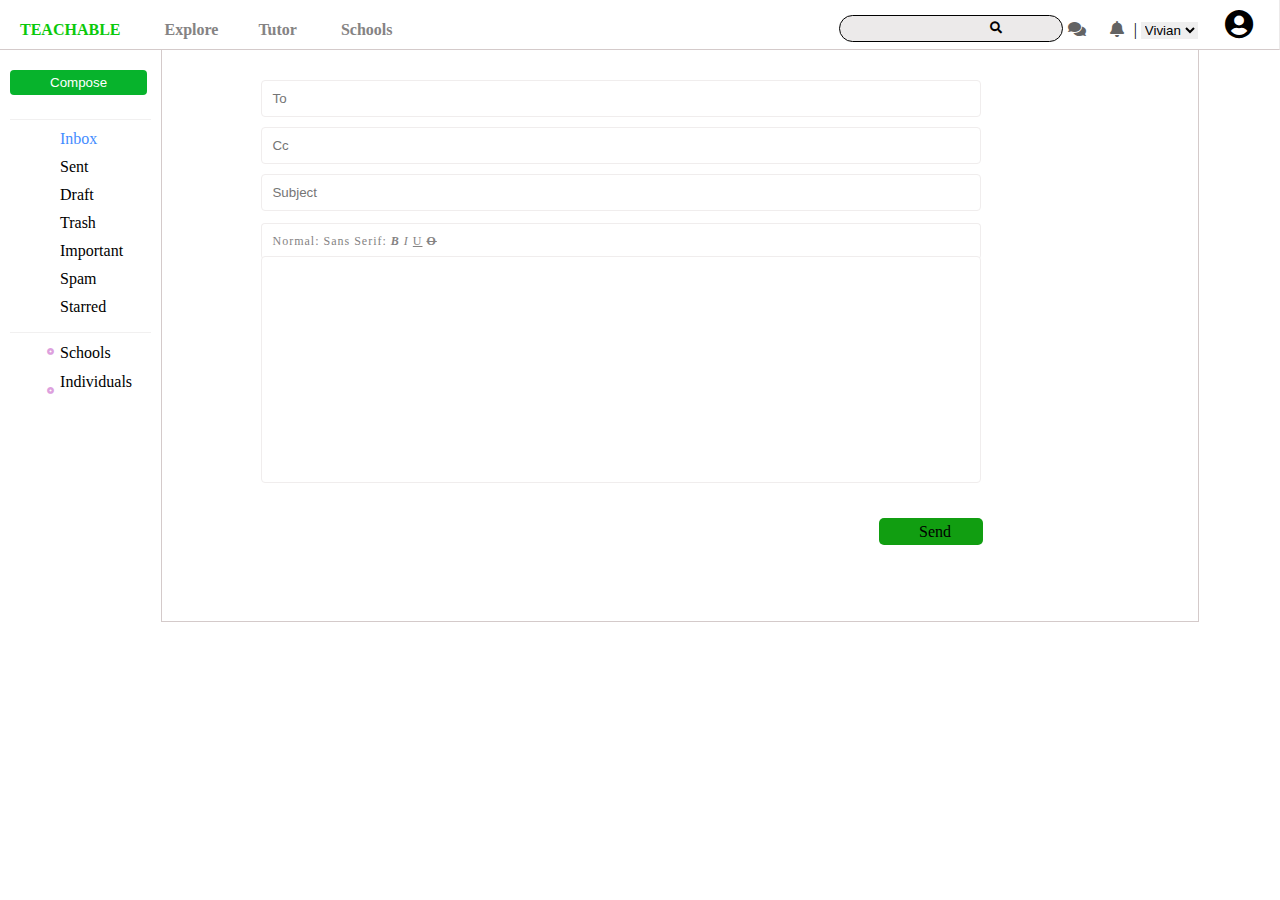
<file: inbox view/index 1.html>
<!DOCTYPE html>
<html>
<head>
    <meta charset="utf-8" />
    <meta http-equiv="X-UA-Compatible" content="IE=edge">
    <title>Page Title</title>
    <meta name="viewport" content="width=device-width, initial-scale=1">
    <link rel="stylesheet" type="text/css" media="screen" href="style.css" />
<link rel="stylesheet" href="fontawesome-free-5.6.1-web/css/all.min.css">
</head>
<body>
    <header>
    <div>
          <a href="" style="color: rgb(11, 201, 11); font-weight:bold;">TEACHABLE</a> 
          <a href=""> Explore</a><a href="">Tutor</a> <a href="">Schools</a> 
            <input class="vi" type="text"> 
            <i class="fa fa-search"></i>
            <i class="fas fa-globe"></i>
            <i class="fa fa-comments"></i> 
            <i class="fa fa-bell"></i>|
            <select name="" id="select">
                <option value="vivian">Vivian</option>
            </select>
            <i class="fas fa-user-circle"></i>
    </div>
    </header>
    <section>
        <div>
            <nav class="nav-pin">
                <button>Compose</button>
                    <ul class="ul">
                        <li class="li">Inbox</li>
                        <li>Sent</li>
                        <li>Draft</li>
                        <li>Trash</li>
                        <li>Important</li>
                        <li>Spam</li>
                        <li>Starred</li>
                    </ul>
                    <ul class="ul-2">
                        <i class="fas fa-dot-circle"></i>
                        <li class="lif">Schools</li>
                        <i class="fas fa-dot-circle"></i>
                        <li class="lif">Individuals</li>
                    </ul>
                </nav>
    <article class="input articl">
        <input class="vik" type="text" placeholder="To">
        <input class="vik" type="text" placeholder="Cc">
        <input class="vik" type="text" placeholder="Subject">
        <p class="p">Normal: Sans Serif: <b> <em>B</em></b> <em>I</em> <u>U</u> <strike><b>O</b></strike></p>
        <input class="vik vk" type="text">
        <span class="span">Send</span>
    </article>
</section>
</body>
</html>
</file>
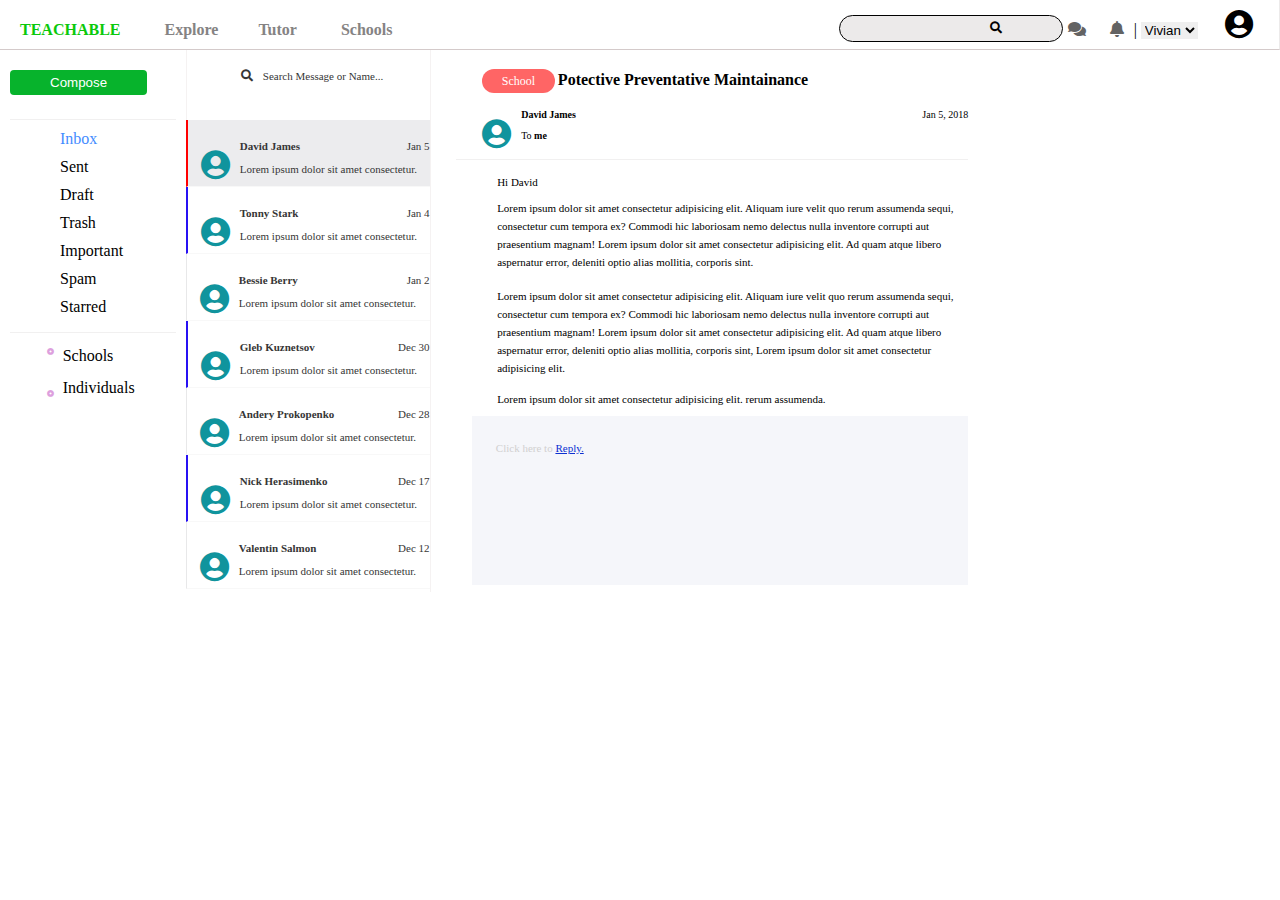
<file: inbox view/index 2.html>
<!DOCTYPE html>
<html>
<head>
    <meta charset="utf-8" />
    <meta http-equiv="X-UA-Compatible" content="IE=edge">
    <title>Page Title</title>
    <meta name="viewport" content="width=device-width, initial-scale=1">
    <link rel="stylesheet" type="text/css" media="screen" href="style.css" />
<link rel="stylesheet" href="fontawesome-free-5.6.1-web/css/all.min.css">
</head>
<body>
    <header>
    <div>
          <a href="" style="color: rgb(11, 201, 11); font-weight:bold;">TEACHABLE</a> 
          <a href=""> Explore</a><a href="">Tutor</a> <a href="">Schools</a> 
            <input class="vi" type="text"> 
            <i class="fa fa-search"></i>
            <i class="fas fa-globe"></i>
            <i class="fa fa-comments"></i> 
            <i class="fa fa-bell"></i>|
            <select name="" id="select">
                <option value="vivian">Vivian</option>
            </select>
            <i class="fas fa-user-circle"></i>
    </div>
    </header>
    <section>
        <div>
            <nav class="vin">
                <button>Compose</button>
                    <ul class="ul">
                        <li class="li">Inbox</li>
                        <li>Sent</li>
                        <li>Draft</li>
                        <li>Trash</li>
                        <li>Important</li>
                        <li>Spam</li>
                        <li>Starred</li>
                    </ul>
                    <ul class="ul-2">
                        <i class="fas fa-dot-circle"></i>
                        <li class="lif">Schools</li>

                        <i class="fas fa-dot-circle"></i>
                        <li class="lif">Individuals</li>
                    </ul>
                </nav>
    <article class="article">
        <p class="preview user"> 
            <i class="fa fa-search user">
            </i>Search Message or Name...
        </p>


        <div class="preview view">
                <span class="name">David James</span>
                <span class="date">Jan 5</span>
                    <i class="fas fa-user-circle icons"></i>
                   <p> Lorem ipsum dolor sit amet consectetur.</p>
         </div>

         <div class="preview lorem">
                <span class="name">Tonny Stark</span>
                <span class="date">Jan 4</span>
                    <i class="fas fa-user-circle icons"></i>
                   <p> Lorem ipsum dolor sit amet consectetur.</p>
         </div>
         <div class="preview ipsum">
                <span class="name">Bessie Berry</span>
                <span class="date">Jan 2</span>
                    <i class="fas fa-user-circle icons"></i>
                   <p> Lorem ipsum dolor sit amet consectetur.</p>
         </div>
         <div class="preview lorem">
                <span class="name">Gleb Kuznetsov</span>
                <span class="date">Dec 30</span>
                    <i class="fas fa-user-circle icons"></i>
                   <p> Lorem ipsum dolor sit amet consectetur.</p>
         </div>
         <div class="preview ipsum">
                <span class="name">Andery Prokopenko</span>
                <span class="date">Dec 28</span>
                    <i class="fas fa-user-circle icons"></i>
                   <p> Lorem ipsum dolor sit amet consectetur.</p>
         </div>
         <div class="preview lorem">
                <span class="name">Nick Herasimenko</span>
                <span class="date">Dec 17</span>
                    <i class="fas fa-user-circle icons"></i>
                   <p> Lorem ipsum dolor sit amet consectetur.</p>
         </div>
         <div class="preview ipsum">
                <span class="name">Valentin Salmon</span>
                <span class="date">Dec 12</span>
                    <i class="fas fa-user-circle icons"></i>
                   <p> Lorem ipsum dolor sit amet consectetur.</p>
         </div>                              
    </article>

    <aside>
        <div class="aside">
            <div class="div2">
        <p>  <span class="school">School</span>  <b class="b1">Potective Preventative Maintainance</b></p>
        <div class="david ">
                <span class="name">David James</span>
                <span class="date">Jan 5, 2018</span>
                    <i class="fas fa-user-circle icons"></i>
                   <p> To <b>me</b></p>
         </div>
            </div>
         </div>
         <div class="div1">
         <div>
                <p>Hi David</p>
         </div>
         <div>
 <p class="p2">Lorem ipsum dolor sit amet consectetur adipisicing elit. 
  Aliquam iure velit quo rerum assumenda sequi, consectetur cum tempora ex?
 Commodi hic laboriosam nemo delectus nulla inventore corrupti aut praesentium magnam!
Lorem ipsum dolor sit amet consectetur adipisicing elit. 
Ad quam atque libero aspernatur error, deleniti optio alias mollitia, corporis sint. 
</p>
         </div>
         <div>
                <p class="p3"> Lorem ipsum dolor sit amet consectetur adipisicing elit. 
                 Aliquam iure velit quo rerum assumenda sequi, consectetur cum tempora ex?
                Commodi hic laboriosam nemo delectus nulla inventore corrupti aut praesentium magnam!
               Lorem ipsum dolor sit amet consectetur adipisicing elit. 
               Ad quam atque libero aspernatur error, deleniti optio alias mollitia, corporis sint, 
               Lorem ipsum dolor sit amet consectetur adipisicing elit. 
               </p>
                        </div>

  <div>
                <p> Lorem ipsum dolor sit amet consectetur adipisicing elit. rerum assumenda.
               </p>
                        </div> 
                    </div>
                    <div class="div3">
                            <p class="p4"> Click here to <u class="u">Reply.<u></p>
                    </div>             
    </aside>
</section>
</body>
</html>
</file>
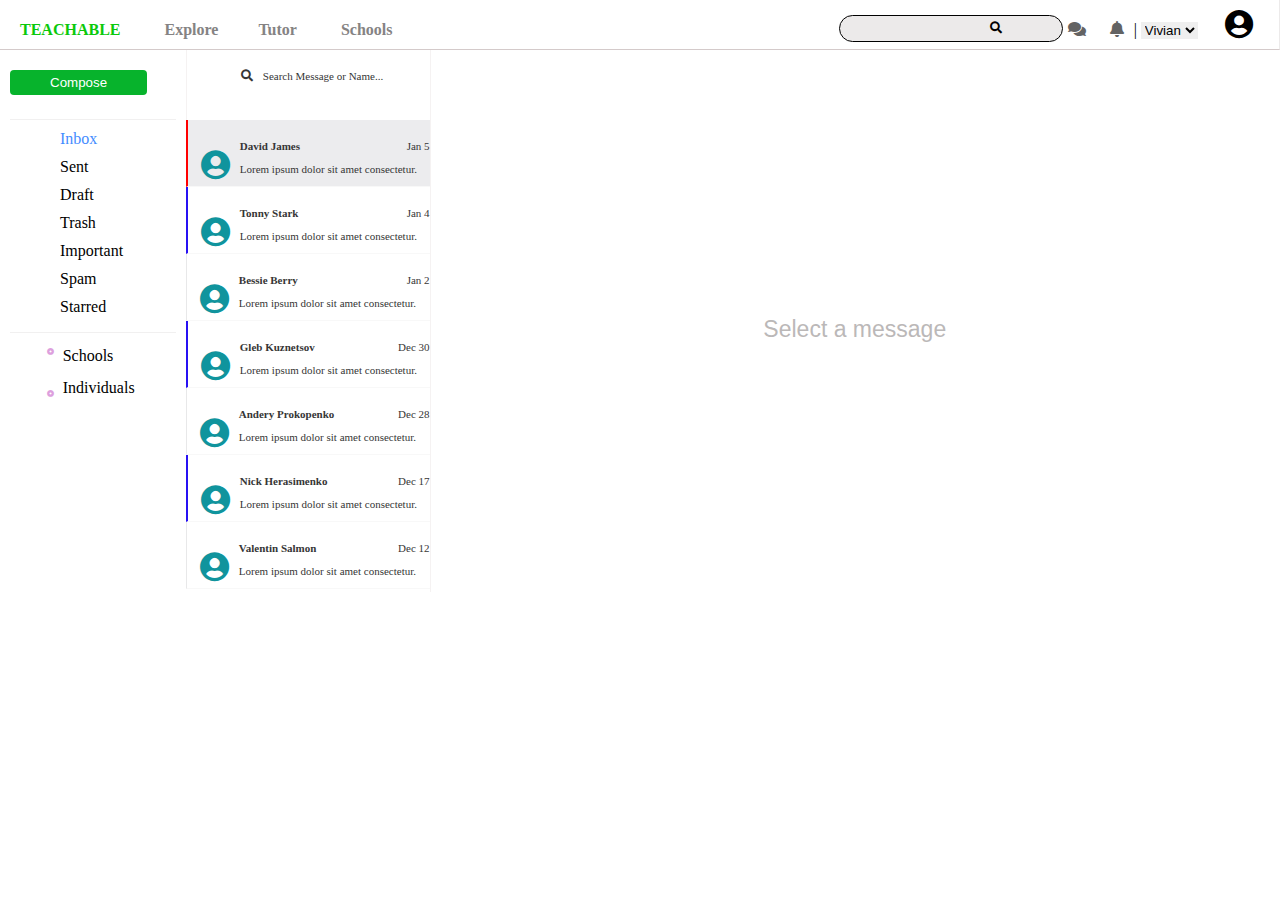
<file: inbox view/index 3.html>
<!DOCTYPE html>
<html>
<head>
    <meta charset="utf-8" />
    <meta http-equiv="X-UA-Compatible" content="IE=edge">
    <title>Page Title</title>
    <meta name="viewport" content="width=device-width, initial-scale=1">
    <link rel="stylesheet" type="text/css" media="screen" href="style.css" />
<link rel="stylesheet" href="fontawesome-free-5.6.1-web/css/all.min.css">
</head>
<body>
    <header>
    <div>
          <a href="" style="color: rgb(11, 201, 11); font-weight:bold;">TEACHABLE</a> 
          <a href=""> Explore</a><a href="">Tutor</a> <a href="">Schools</a> 
            <input class="vi" type="text"> 
            <i class="fa fa-search"></i>
            <i class="fas fa-globe"></i>
            <i class="fa fa-comments"></i> 
            <i class="fa fa-bell"></i>|
            <select name="" id="select">
                <option value="vivian">Vivian</option>
            </select>
            <i class="fas fa-user-circle"></i>
    </div>
    </header>
    <section>
        <div>
            <nav class="vin">
                <button>Compose</button>
                    <ul class="ul">
                        <li class="li">Inbox</li>
                        <li>Sent</li>
                        <li>Draft</li>
                        <li>Trash</li>
                        <li>Important</li>
                        <li>Spam</li>
                        <li>Starred</li>
                    </ul>
                    <ul class="ul-2">
                        <i class="fas fa-dot-circle"></i>
                        <li class="lif">Schools</li>

                        <i class="fas fa-dot-circle"></i>
                        <li class="lif">Individuals</li>
                    </ul>
                </nav>
                <article class="article">
                    <p class="preview user"> 
                        <i class="fa fa-search user">
                        </i>Search Message or Name...
                    </p>
            
            
                    <div class="preview view">
                            <span class="name">David James</span>
                            <span class="date">Jan 5</span>
                                <i class="fas fa-user-circle icons"></i>
                               <p> Lorem ipsum dolor sit amet consectetur.</p>
                     </div>
            
                     <div class="preview lorem">
                            <span class="name">Tonny Stark</span>
                            <span class="date">Jan 4</span>
                                <i class="fas fa-user-circle icons"></i>
                               <p> Lorem ipsum dolor sit amet consectetur.</p>
                     </div>
                     <div class="preview ipsum">
                            <span class="name">Bessie Berry</span>
                            <span class="date">Jan 2</span>
                                <i class="fas fa-user-circle icons"></i>
                               <p> Lorem ipsum dolor sit amet consectetur.</p>
                     </div>
                     <div class="preview lorem">
                            <span class="name">Gleb Kuznetsov</span>
                            <span class="date">Dec 30</span>
                                <i class="fas fa-user-circle icons"></i>
                               <p> Lorem ipsum dolor sit amet consectetur.</p>
                     </div>
                     <div class="preview ipsum">
                            <span class="name">Andery Prokopenko</span>
                            <span class="date">Dec 28</span>
                                <i class="fas fa-user-circle icons"></i>
                               <p> Lorem ipsum dolor sit amet consectetur.</p>
                     </div>
                     <div class="preview lorem">
                            <span class="name">Nick Herasimenko</span>
                            <span class="date">Dec 17</span>
                                <i class="fas fa-user-circle icons"></i>
                               <p> Lorem ipsum dolor sit amet consectetur.</p>
                     </div>
                     <div class="preview ipsum">
                            <span class="name">Valentin Salmon</span>
                            <span class="date">Dec 12</span>
                                <i class="fas fa-user-circle icons"></i>
                               <p> Lorem ipsum dolor sit amet consectetur.</p>
                     </div>                              
                </article>
                <aside>
                    <p class="message">Select a message</p>
                </aside>
            </section>
        </body>
        </html>
</file>
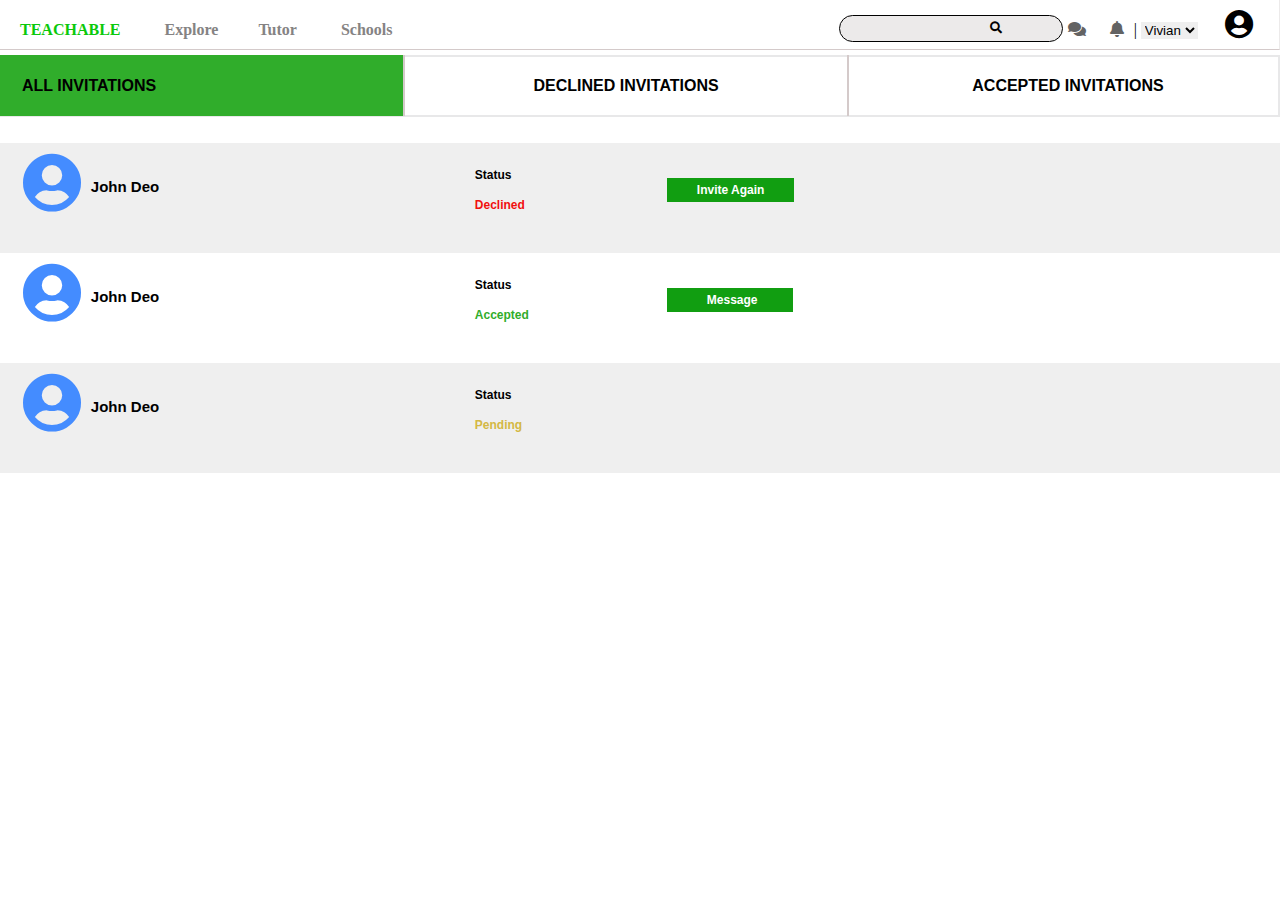
<file: inbox view/index 4.html>
<!DOCTYPE html>
<html>
<head>
    <meta charset="utf-8" />
    <meta http-equiv="X-UA-Compatible" content="IE=edge">
    <title>Page Title</title>
    <meta name="viewport" content="width=device-width, initial-scale=1">
    <link rel="stylesheet" type="text/css" media="screen" href="style.css" />
<link rel="stylesheet" href="fontawesome-free-5.6.1-web/css/all.min.css">
</head>
<body>
    <header>
    <div>
          <a href="" style="color: rgb(11, 201, 11); font-weight:bold;">TEACHABLE</a> 
          <a href=""> Explore</a><a href="">Tutor</a> <a href="">Schools</a> 
            <input class="vi" type="text"> 
            <i class="fa fa-search"></i>
            <i class="fas fa-globe"></i>
            <i class="fa fa-comments"></i> 
            <i class="fa fa-bell"></i>|
            <select name="" id="select">
                <option value="vivian">Vivian</option>
            </select>
            <i class="fas fa-user-circle"></i>
    </div>
    </header>

    <div class="body">
    <span class="class1">ALL INVITATIONS</span >
    <span class="class">DECLINED INVITATIONS</span>
    <span class="ACCEPTED">ACCEPTED INVITATIONS</span>
    </div>

    <!--first step-->
    <div class="class2">
            <i class="fa fa-user-circle circle"></i>
    <span class="class3">  John Deo</span>
    <span class="class4"> Status </span> 
    <span class="class6">Declined</span>
    <span class="class5">Invite Again</span>
    </div>
</div>

<!--second step-->
<div class="class7">
        <i class="fa fa-user-circle circle"></i>
<span class="class3">  John Deo</span>
<span class="class4"> Status </span> 
<span class="class8">Accepted</span>
<span class="class9">Message</span>
</div>

<!--third step-->
<div class="class10">
        <i class="fa fa-user-circle circle"></i>
<span class="class3">  John Deo</span>
<span class="class4"> Status </span> 
<span class="class11">Pending</span>
</div>
</div>
    </body>
    </html>
</file>
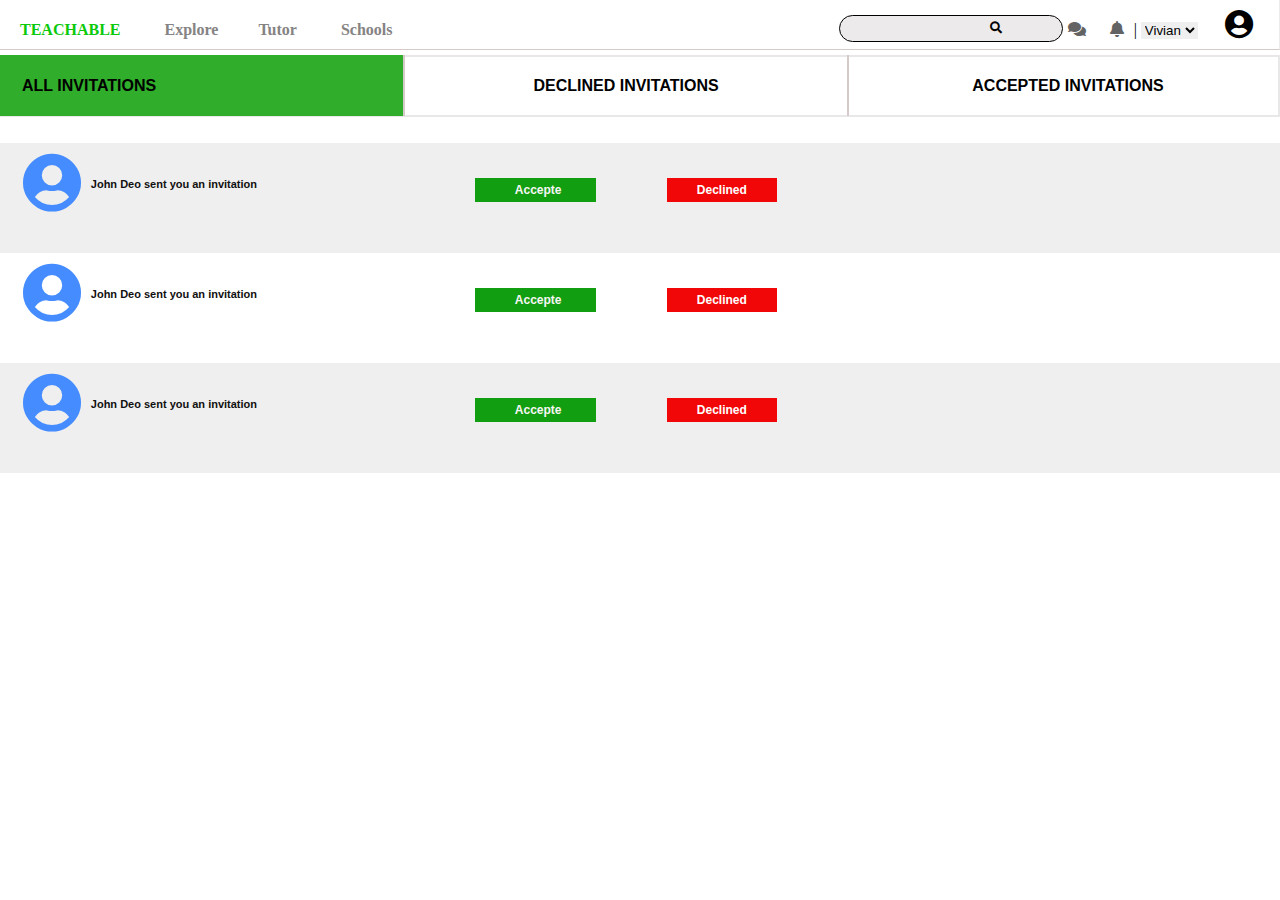
<file: inbox view/index 5.html>
<!DOCTYPE html>
<html>
<head>
    <meta charset="utf-8" />
    <meta http-equiv="X-UA-Compatible" content="IE=edge">
    <title>Page Title</title>
    <meta name="viewport" content="width=device-width, initial-scale=1">
    <link rel="stylesheet" type="text/css" media="screen" href="style.css" />
<link rel="stylesheet" href="fontawesome-free-5.6.1-web/css/all.min.css">
</head>
<body>
    <header>
    <div>
          <a href="" style="color: rgb(11, 201, 11); font-weight:bold;">TEACHABLE</a> 
          <a href=""> Explore</a><a href="">Tutor</a> <a href="">Schools</a> 
            <input class="vi" type="text"> 
            <i class="fa fa-search"></i>
            <i class="fas fa-globe"></i>
            <i class="fa fa-comments"></i> 
            <i class="fa fa-bell"></i>|
            <select name="" id="select">
                <option value="vivian">Vivian</option>
            </select>
            <i class="fas fa-user-circle"></i>
    </div>
    </header>

    <div class="body">
    <span class="class1">ALL INVITATIONS</span >
    <span class="class">DECLINED INVITATIONS</span>
    <span class="ACCEPTED">ACCEPTED INVITATIONS</span>
    </div>

    <!--first step-->
    <div class="class2">
            <i class="fa fa-user-circle circle"></i>
    <span class="class14">  John Deo sent you an invitation</span>
    <span class="class12">Accepte</span>
    <span class="class13">Declined</span>
    </div>
</div>

<!--second step-->
<div class="class7">
        <i class="fa fa-user-circle circle"></i>
<span class="class14">  John Deo sent you an invitation</span>
<span class="class12">Accepte</span>
    <span class="class13">Declined</span>
</div>

<!--third step-->
<div class="class10">
        <i class="fa fa-user-circle circle"></i>
<span class="class14">  John Deo sent you an invitation</span>
<span class="class12">Accepte</span>
<span class="class13">Declined</span>
</div>
</div>
    </body>
    </html>
</file>
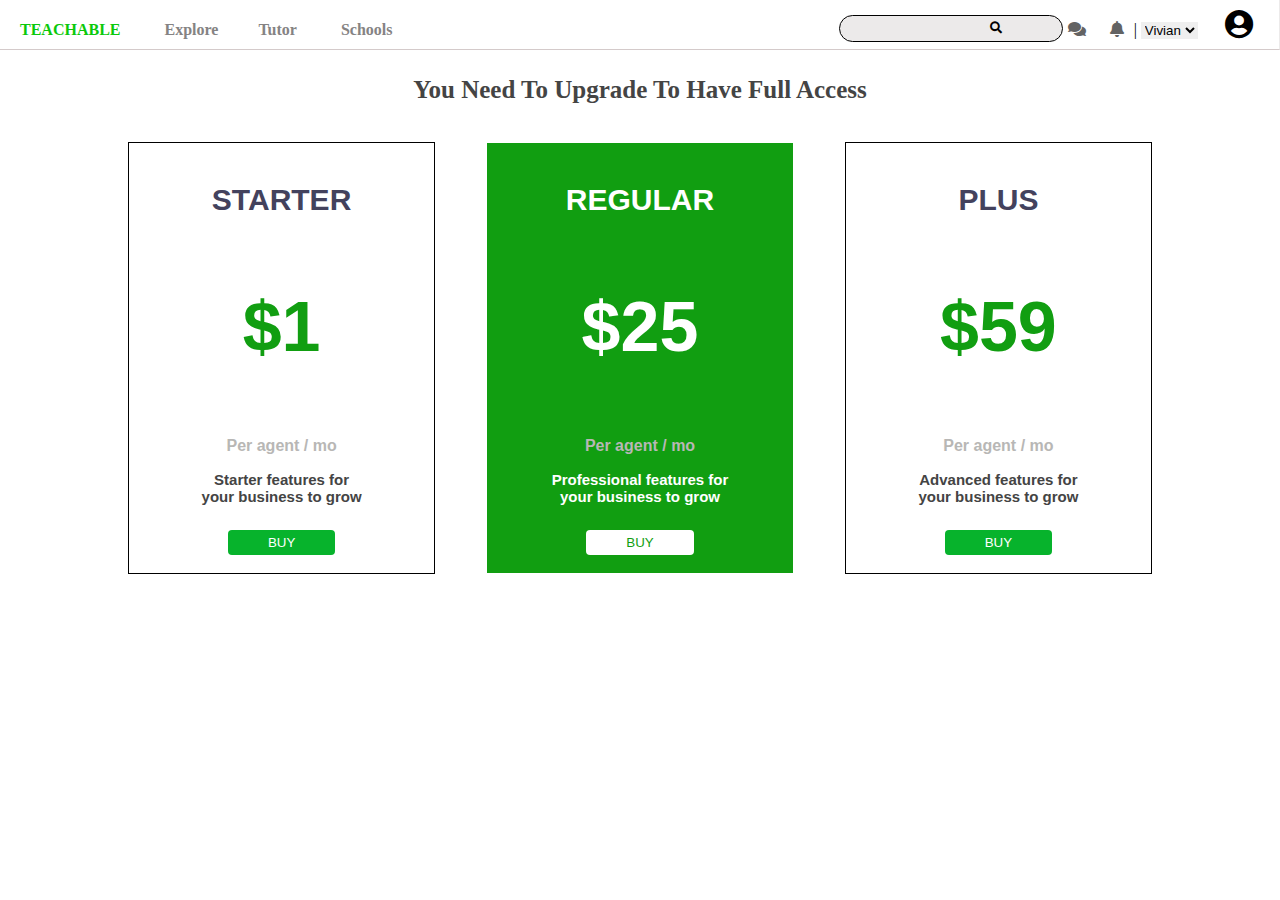
<file: inbox view/index 6.html>
<!DOCTYPE html>
<html>
<head>
    <meta charset="utf-8" />
    <meta http-equiv="X-UA-Compatible" content="IE=edge">
    <title>Page Title</title>
    <meta name="viewport" content="width=device-width, initial-scale=1">
    <link rel="stylesheet" type="text/css" media="screen" href="style.css" />
<link rel="stylesheet" href="fontawesome-free-5.6.1-web/css/all.min.css">
</head>
<body>
    <header>
    <div>
          <a href="" style="color: rgb(11, 201, 11); font-weight:bold;">TEACHABLE</a> 
          <a href=""> Explore</a><a href="">Tutor</a> <a href="">Schools</a> 
            <input class="vi" type="text"> 
            <i class="fa fa-search"></i>
            <i class="fas fa-globe"></i>
            <i class="fa fa-comments"></i> 
            <i class="fa fa-bell"></i>|
            <select name="" id="select">
                <option value="vivian">Vivian</option>
            </select>
            <i class="fas fa-user-circle"></i>
    </div>
    </header>
    <div class="upgrade-ico">
    <h1>You Need To Upgrade To Have Full Access</h1>
    <div class="upgrade">
    <div class="starter">
        <p class="plus ">STARTER</p>
        <P class="number num">$1</P>
        <p><b class="per">Per agent / mo </b></p>
           <P class="start"> Starter features for <br>
            your business to grow
        </p>
        <button>BUY</button>
    </div>
    <div></div>
    <div class="starter regular">
        <p id="regular">REGULAR</p>
        <P class="number">$25</P>
        <p><b class="per">Per agent / mo </b></p>
        <P class="stop"> Professional features for <br>
         your business to grow
     </p>
        <button id="buy">BUY</button>
    </div>
    <div></div>
    <div class="starter">
        <p class="plus">PLUS</p>
        <P class="number num">$59</P>
        <p><b class="per">Per agent / mo </b></p>
           <P class="start"> Advanced features for <br>
            your business to grow
        </p>
        <button>BUY</button>
    </div>
    </div>
</div>
</body>
</html>
</file>
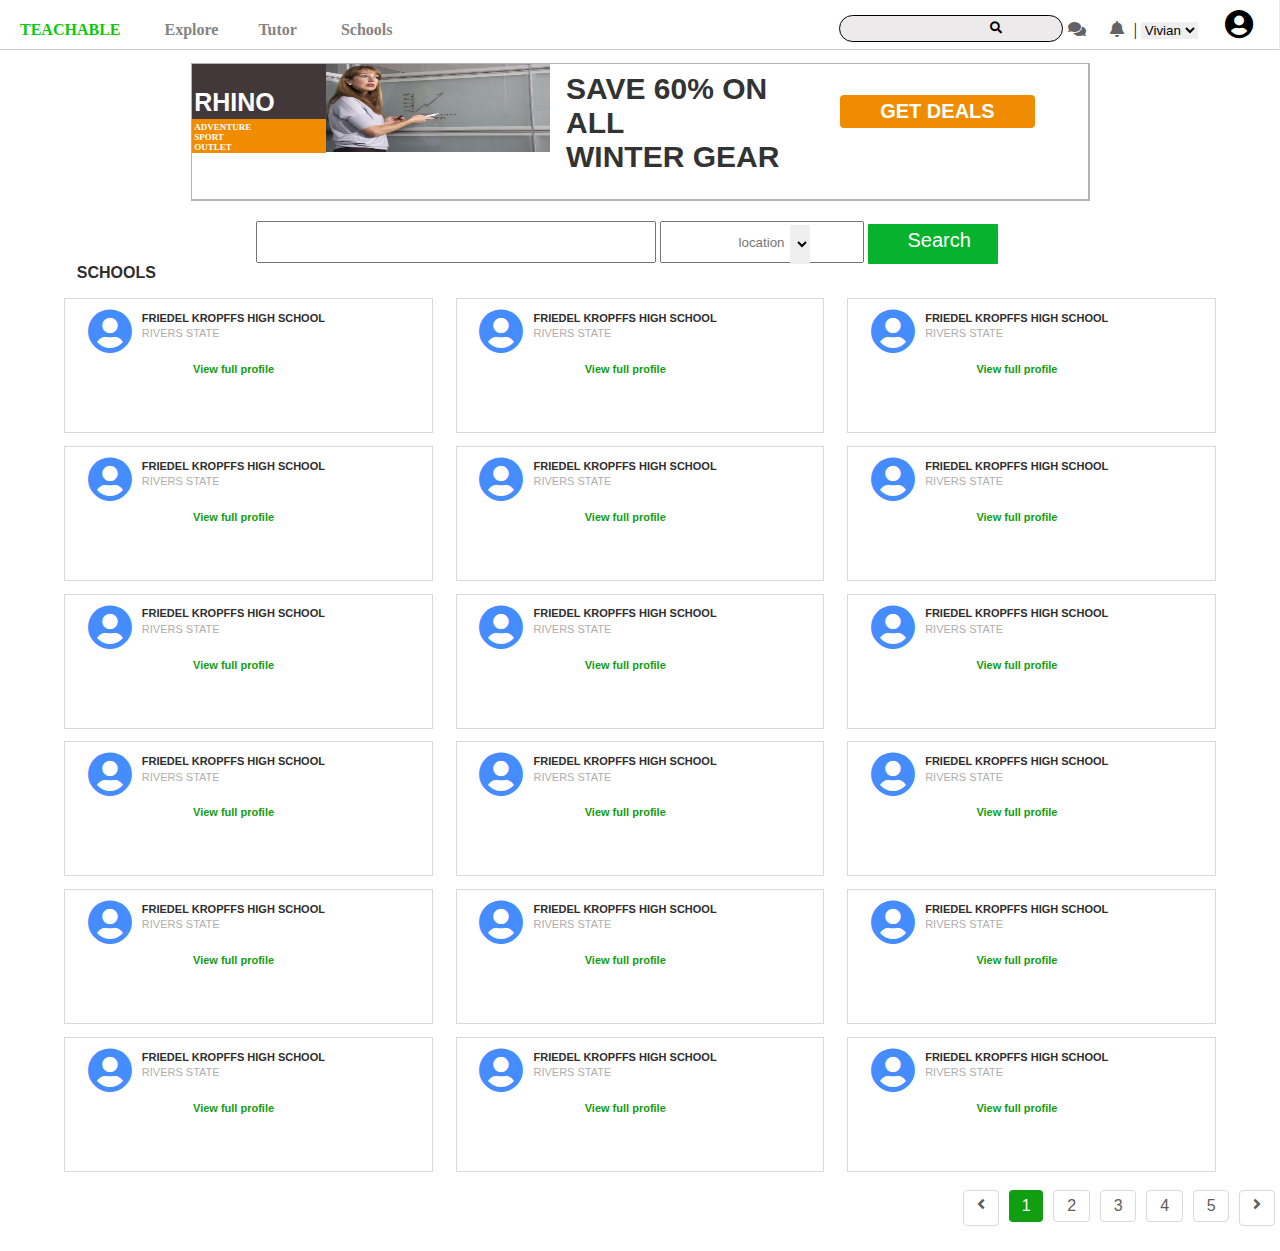
<file: inbox view/index 7.html>
<!DOCTYPE html>
<html>
<head>
    <meta charset="utf-8" />
    <meta http-equiv="X-UA-Compatible" content="IE=edge">
    <title>Page Title</title>
    <meta name="viewport" content="width=device-width, initial-scale=1">
    <link rel="stylesheet" type="text/css" media="screen" href="style.css" />
<link rel="stylesheet" href="fontawesome-free-5.6.1-web/css/all.min.css">
</head>
<body>
    <header>
    <div>
          <a href="" style="color: rgb(11, 201, 11); font-weight:bold;">TEACHABLE</a> 
          <a href=""> Explore</a><a href="">Tutor</a> <a href="">Schools</a> 
            <input class="vi" type="text"> 
            <i class="fa fa-search"></i>
            <i class="fas fa-globe"></i>
            <i class="fa fa-comments"></i> 
            <i class="fa fa-bell"></i>|
            <select name="" id="select">
                <option value="vivian">Vivian</option>
            </select>
            <i class="fas fa-user-circle"></i>
    </div>
    </header>
    <div class="rhino">
        <div class="image">
           <div class="top">
        <p id="top">RHINO</p>
           </div>
           <div class="bottom">
<P id="bottom">ADVENTURE <br> SPORT <br> OUTLET</P>
           </div>
        </div>
        
        <div>
            <img src="images/teacher-1280966_1280.jpg" alt="" style="width: 100%; height:58%">
        </div>
        <div class="save">
            <p>SAVE 60% ON ALL <br> WINTER GEAR</p>
        </div>
        <div class="get">
            <button class="deals">GET DEALS</button>
        </div>
    </div>
    <div class="text">
        <input class="text1" type="text">
        <select name="" id="select-name"></select>
        <input class="location" type="text" placeholder="location">
        <button class="search">Search</button>
    </div>
    <p class="schools">SCHOOLS</p>
    <div class="rivers">
<div class="high">
    <i class="fa fa-user-circle" id="fas"></i>      
    <p class="friedel">FRIEDEL KROPFFS HIGH SCHOOL </p>
        <p class="state">RIVERS STATE</p>
    <span class="view-full">View full profile</span>
</div>
<div></div>
<div  class="high">
    <i class="fa fa-user-circle" id="fas"></i>      
    <p class="friedel">FRIEDEL KROPFFS HIGH SCHOOL </p>
    <p class="state">RIVERS STATE</p>
<span class="view-full">View full profile</span>
</div>
<div></div>
<div  class="high">
    <i class="fa fa-user-circle" id="fas"></i>      
    <p class="friedel">FRIEDEL KROPFFS HIGH SCHOOL </p>
        <p class="state">RIVERS STATE</p>
    <span class="view-full">View full profile</span>
</div>
</div>

<div class="rivers">
    <div class="high">
        <i class="fa fa-user-circle" id="fas"></i>      
        <p class="friedel">FRIEDEL KROPFFS HIGH SCHOOL </p>
            <p class="state">RIVERS STATE</p>
        <span class="view-full">View full profile</span>
    </div>
    <div></div>
    <div  class="high">
        <i class="fa fa-user-circle" id="fas"></i>      
        <p class="friedel">FRIEDEL KROPFFS HIGH SCHOOL </p>
        <p class="state">RIVERS STATE</p>
    <span class="view-full">View full profile</span>
    </div>
    <div></div>
    <div  class="high">
        <i class="fa fa-user-circle" id="fas"></i>      
        <p class="friedel">FRIEDEL KROPFFS HIGH SCHOOL </p>
            <p class="state">RIVERS STATE</p>
        <span class="view-full">View full profile</span>
    </div>
    </div>

    <div class="rivers">
        <div class="high">
            <i class="fa fa-user-circle" id="fas"></i>      
            <p class="friedel">FRIEDEL KROPFFS HIGH SCHOOL </p>
                <p class="state">RIVERS STATE</p>
            <span class="view-full">View full profile</span>
        </div>
        <div></div>
        <div  class="high">
            <i class="fa fa-user-circle" id="fas"></i>      
            <p class="friedel">FRIEDEL KROPFFS HIGH SCHOOL </p>
            <p class="state">RIVERS STATE</p>
        <span class="view-full">View full profile</span>
        </div>
        <div></div>
        <div  class="high">
            <i class="fa fa-user-circle" id="fas"></i>      
            <p class="friedel">FRIEDEL KROPFFS HIGH SCHOOL </p>
                <p class="state">RIVERS STATE</p>
            <span class="view-full">View full profile</span>
        </div>
        </div>

        <div class="rivers">
            <div class="high">
                <i class="fa fa-user-circle" id="fas"></i>      
                <p class="friedel">FRIEDEL KROPFFS HIGH SCHOOL </p>
                    <p class="state">RIVERS STATE</p>
                <span class="view-full">View full profile</span>
            </div>
            <div></div>
            <div  class="high">
                <i class="fa fa-user-circle" id="fas"></i>      
                <p class="friedel">FRIEDEL KROPFFS HIGH SCHOOL </p>
                <p class="state">RIVERS STATE</p>
            <span class="view-full">View full profile</span>
            </div>
            <div></div>
            <div  class="high">
                <i class="fa fa-user-circle" id="fas"></i>      
                <p class="friedel">FRIEDEL KROPFFS HIGH SCHOOL </p>
                    <p class="state">RIVERS STATE</p>
                <span class="view-full">View full profile</span>
            </div>
            </div>

            <div class="rivers">
                <div class="high">
                    <i class="fa fa-user-circle" id="fas"></i>      
                    <p class="friedel">FRIEDEL KROPFFS HIGH SCHOOL </p>
                        <p class="state">RIVERS STATE</p>
                    <span class="view-full">View full profile</span>
                </div>
                <div></div>
                <div  class="high">
                    <i class="fa fa-user-circle" id="fas"></i>      
                    <p class="friedel">FRIEDEL KROPFFS HIGH SCHOOL </p>
                    <p class="state">RIVERS STATE</p>
                <span class="view-full">View full profile</span>
                </div>
                <div></div>
                <div  class="high">
                    <i class="fa fa-user-circle" id="fas"></i>      
                    <p class="friedel">FRIEDEL KROPFFS HIGH SCHOOL </p>
                        <p class="state">RIVERS STATE</p>
                    <span class="view-full">View full profile</span>
                </div>
                </div>

                <div class="rivers">
                    <div class="high">
                        <i class="fa fa-user-circle" id="fas"></i>      
                        <p class="friedel">FRIEDEL KROPFFS HIGH SCHOOL </p>
                            <p class="state">RIVERS STATE</p>
                        <span class="view-full">View full profile</span>
                    </div>
                    <div></div>
                    <div  class="high">
                        <i class="fa fa-user-circle" id="fas"></i>      
                        <p class="friedel">FRIEDEL KROPFFS HIGH SCHOOL </p>
                        <p class="state">RIVERS STATE</p>
                    <span class="view-full">View full profile</span>
                    </div>
                    <div></div>
                    <div  class="high">
                        <i class="fa fa-user-circle" id="fas"></i>      
                        <p class="friedel">FRIEDEL KROPFFS HIGH SCHOOL </p>
                            <p class="state">RIVERS STATE</p>
                        <span class="view-full">View full profile</span>
                    </div>
                    </div>

                    <div class="pagination">
                        <a href="#" class="fa fa-angle-right"></a>
                        <div class="numbers">
                            <a href="#">5</a>
                            <a href="#">4</a>
                            <a href="#">3</a>
                            <a href="#">2</a>
                            <a class="active" href="#">1</a>
                        </div>
                        <a href="#" class="fa fa-angle-left"></a>
                      </div>
                      
</body>
</html>
</file>
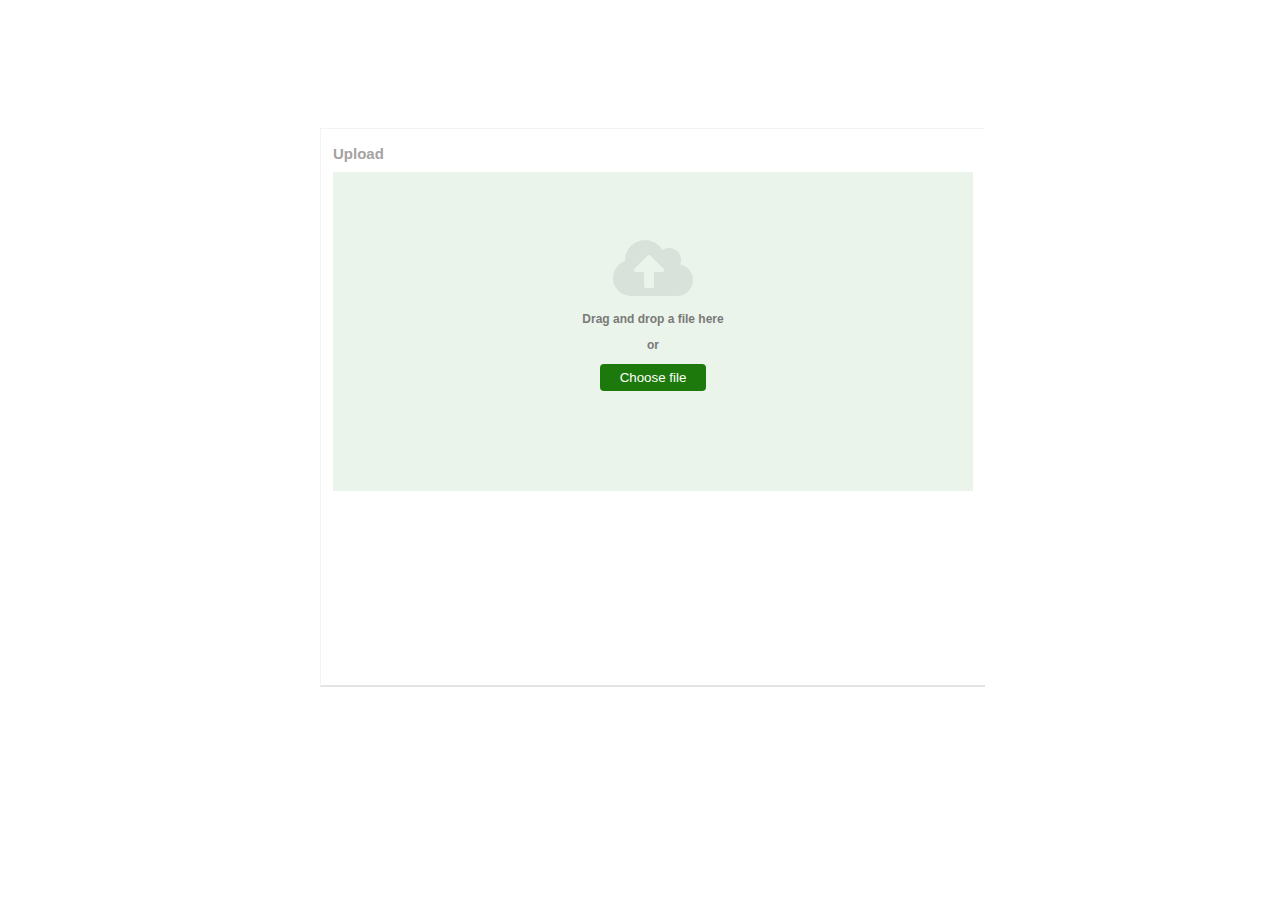
<file: teachable/index_5.html>
<!DOCTYPE html>
<html>
<head>
    <meta charset="utf-8" />
    <meta http-equiv="X-UA-Compatible" content="IE=edge">
    <title>Page Title</title>
    <meta name="viewport" content="width=device-width, initial-scale=1">
    <link rel="stylesheet" type="text/css" media="screen" href="style.css" />
    <link rel="stylesheet" href="fontawesome-free-5.6.1-web/css/all.min.css">
</head>
<body>
    
    <fieldset class="upload">
        <h1 class="load">Upload</h1>
        <div class="drag">
                <i class="fas fa-cloud-upload-alt"></i>
                <p class="drop">Drag and drop a file here</p>
                <p class="drop">or</p>
                <button class="choose">Choose file</button>
        </div>
        
    </fieldset>
  
</body>
</html>
</file>
<file: inbox view/style.css>
/*compose*/
body{
margin: auto;
padding: auto;
}
header{
    border-bottom: 1px solid rgb(212, 202, 202);
    border-right: 1px solid rgb(236, 234, 234);
}
a{
    text-decoration: none;
    padding: 20px;
    color: rgb(133, 131, 131);
    font-weight: bold;
}
i{
    display: inline;
   padding-left: 10%;
    padding: 10px;
}
.vi{
    margin-top: 15px;
    margin-left: 33%;
    position: absolute;
    border-radius: 20px;
    border: 1px solid;
    padding: 5px;
    padding-right: 40px;
    background-color: rgb(236, 234, 234);
    border-right: 1px solid;
}
.fa-search{
    margin-top: 12px;
    position: absolute;
    margin-left:44%;
    font-size: 12px;
}
.fa-globe{
    color: hsl(0, 0%, 39%);
    margin-left: 47%;
}
.fa-comments{
    color: hsl(0, 0%, 39%);
}
.fa-bell{
    color: hsl(0, 0%, 39%);
}
.fa-user-circle{
font-size: 29px;
margin-left: 1%;
}
#select{
    border: none;
}
option{
    border: none;
    background-color: #ffffff;
}
.articl{
    float: left;
    padding: 20px;
    width: 996px;
    height: 531px; /* only for demonstration, should be removed */
    border-right: 1px solid rgb(212, 202, 202); 
    border-bottom: 1px solid rgb(212, 202, 202); 
    margin-right: -10%;
  }
  .nav-pin{
    float: left;
    width: 11%;
    height: 552px; /* only for demonstration, should be removed */
    padding: 10px;
    border-right: 1px solid rgb(212, 202, 202); 
}
button{
    color: #ffffff;
    background-color: rgb(7, 179, 44);
    border: none;
    padding: 5px;
    padding-right: 40px;
    padding-left: 40px;
    border-radius: 4px;
    margin-bottom: 8px;
    margin-top: 10px;
}
.vik{
    display: block;
    padding: 10px;
    margin: 10px;
    width: 70%;
    margin-left: 8%;
    border: 1px solid rgb(240, 237, 237);
    border-radius: 4px;
    color:rgb(212, 211, 211);
}
.vk{
    padding-bottom: 200px;
    margin-bottom: 4%;
}
.span{
    margin-left: 70%;
    background-color: #119e11;
padding: 5px;
padding-left: 40px;
padding-right: 32px;
border-radius: 5px;
}
.input {
    float: left;
    padding: 20px;
    width: 996px;
    height: 531px; /* only for demonstration, should be removed */
    border-right: 1px solid rgb(212, 202, 202); 
    border-bottom: 1px solid rgb(212, 202, 202); 
    margin-right: -10%;
  }
  .lif{
    margin-left:10%;
    margin-top: 11%;
}
.p{
    border: 1px solid rgb(240, 237, 237);
    margin-left: 8%;
    width: 70%;
    padding: 10px;
    border-radius: 4px;
    margin-bottom: -13px;
    border-bottom: none;
    color:rgb(133, 131, 131);
    letter-spacing: 1px;
    font-size: 12px;
}
li{
    margin: 10px;
}


/*inbox message*/
ul{
    border-top: 1px solid rgb(241, 240, 240) ;
}
.ul{
    list-style-type: none;
}
.li{
    color: #448cff;
}
.ul-2{
    list-style-type: none; 
}
.fa-dot-circle{
    position: absolute;
    font-size: 7px;
    margin-top: 5px;
    color: plum;
    margin-left:-1%;
}
.lif{
    margin-left:10%;
    margin-top: 11%;
}
li{
    margin: 10px;
}
.vin{
    float: left;
    width: 13%;
    height: 55px; /* only for demonstration, should be removed */
    padding: 10px;
    border-right: 1px solid rgb(245, 242, 242); 
  }
.icons{
    font-size: 30px;
    float: left;
    color: hsl(184, 81%, 34%);
}
div.preview{
   border-bottom: 1px solid rgb(248, 248, 248);
   padding: -10px;
   padding-top:20px;
}
span.date{
    float: right;
}
span.name{
    font-weight: bold;
}
.view{
    border-left:2px solid rgb(255, 0, 0);
    background-color:#ececee;
}
.lorem{
    border-left:2px solid rgb(40, 17, 243);
}
.ipsum{
    border-left:1px solid rgb(232, 232, 233); 
}
.user{
    position: relative;
    margin-left: -1px;
    margin-bottom: -1px;
    padding-bottom:20px;
    margin-top:5px;
    text-align: center;
}
.article {
    float: left;
    border-right:1px solid rgb(245, 242, 242);
    font-size: 11px;
    margin-top:0px;
    width: 19%;
    color: rgb(54, 54, 54);
    font-family: Georgia, 'Times New Roman', Times, serif;
    margin-left:-1px;
  }
  aside{
      float: left;
     margin-left: 2%;
     width: 40%;
     font-family: Georgia, 'Times New Roman', Times, serif;
     font-size: 11px;
     margin-top: 10px;
  }
  .school{
      color: rgb(255, 254, 254);
      background-color: #ff6565;
      padding: 5px;
      padding-left: 20px;
      padding-right: 20px;
      border-radius: 20px;
      font-size: 12px;
  }
  .david{
      border:none;
      font-size: 10px;
      margin-top: 20px;
      margin-left: -3%;
  }
  .aside{
    border-bottom: 1px solid rgb(241, 240, 240);
      padding-bottom: 8px;
  }
  .div1{
      margin-left: 8%;
      padding-top: 5px;
  }
  .div2{
      margin-left: 5%;
  }
  .p2{
    padding-bottom: 5px;
    line-height: 18px;
}
.p3{
    padding-bottom: 5px;
    line-height: 18px;
}
.u{
    color: rgb(12, 48, 209);
}
.p4{
   padding-left: 5%;
   color: rgb(209, 208, 208);
}
.div3{
    background-color: #f5f6fa;
    padding-bottom: 120px;
    padding-top: 15px;
    padding-right: 10px;
    margin-left:3%;
}
.b1{
    font-size: 16px;
}


/*inbox view*/
.message{
    margin-top: 50%;
    margin-left: 60%;
    font-size: 23px;
    color: rgb(187, 184, 184);
    font-family: Arial, Helvetica, sans-serif;
}


/*invitation school*/
.body{
    border: 2px solid rgb(232, 232, 233);
    font-weight: bold;
    font-family: Arial, Helvetica, sans-serif;
    padding: 20px;
    margin-top: 5px;
}
.class{
    padding-right: 10%;
    padding-left: 10%;
    
}
.ACCEPTED{
    border-left: 2px solid rgb(212, 202, 202);
    padding: 22px;
    padding-left: 10%;
}
.class1{
    background-color: #30ad2b;
    padding: 22px;
    padding-right: 20%;
    margin-left: -22px;
    border-right: 2px solid rgb(212, 202, 202);
}
/*first step*/
.class3{
    font-size: 15px;
    position: absolute;
    margin-top: 35px;
}
.circle{
    font-size: 60px;
    color: #448cff;
    position: relative;
    margin-top: -0%;
}
.class2{
    background-color: #efefef;
    width: 100%;
    margin-top: 2%;
    padding-bottom: 30px;
    font-family: Arial, Helvetica, sans-serif;
    font-weight: bolder;
    font-size: 12px;
}
.class4{
    margin-left: 30%;
    position: absolute;
    margin-top: 25px;
}
.class5{
    margin-left: 45%;
    color: #ffffff;
    background-color: #119e11;
    padding: 5px;
    padding-left: 30px;
    padding-right: 30px;
    position: absolute;
    margin-top: 35px;
}
.class6{
    color: #f10f0f;
    margin-left: 30%;
    position: absolute;
    margin-top: 55px;
}
/*second steps*/
.class7{
    background-color: #ffffff;
    width: 100%;
    padding-bottom: 30px;
    font-family: Arial, Helvetica, sans-serif;
    font-weight: bolder;
    font-size: 12px;
}
.class8{
    color: #30ad2b;
    margin-left: 30%;
    position: absolute;
    margin-top: 55px;
}
.class9{
    margin-left: 45%;
    color: #ffffff;
    background-color: #119e11;
    padding: 5px;
    padding-left: 40px;
    padding-right: 35px;
    position: absolute;
    margin-top: 35px;
}
/*third steps*/
.class10{
    background-color: #efefef;
    width: 100%;
    padding-bottom: 30px;
    font-family: Arial, Helvetica, sans-serif;
    font-weight: bolder;
    font-size: 12px;
}
.class11{
    color: #d4b844;
    margin-left: 30%;
    position: absolute;
    margin-top: 55px;
}

/*invitation tutor*/
.class12{
    color: #f7f6f3;
    margin-left: 30%;
    position: absolute;
    margin-top: 35px;
    background-color: #119e11;
    padding: 5px;
    padding-left: 40px;
    padding-right: 35px;
}
.class13{
    margin-left: 45%;
    color: #ffffff;
    background-color: #f10707;
    padding: 5px;
    padding-left: 30px;
    padding-right: 30px;
    position: absolute;
    margin-top: 35px;
}
.class14{
    font-size: 11px;
    position: absolute;
    margin-top: 35px;
    font-weight: bolder;
    font-family: Arial, Helvetica, sans-serif;
    color: rgb(17, 16, 16);
}

/*upgrade account*/
.upgrade-ico{
    margin-top: 2%;
}

.upgrade{
    display: grid;
    grid-template-columns: 30% auto 30% auto 30%;
    min-height: 100%;
    width: 80%;
    margin: auto;
    margin-top: 3%;
}
h1{
    text-align: center;
    font-size: 25px;
    color: #444444
}
.stop{
    color: #ffffff;
    font-size: 15px;;
    font-weight: bold;
    font-family: Arial, Helvetica, sans-serif;
}
.starter{
    min-height: 50%;
    text-align: center;
    border: 1px solid;
    padding: 10px;
}
.regular{
    background-color: #119e11;
    color: #ffffff;
}
#regular{
    font-size: 30px;;
    color:#ffffff;
    font-weight: bold;
    font-family: Arial, Helvetica, sans-serif;
}
#buy{
    background-color: #ffffff;
    color:#119e11;
}
.number{
font-size: 70px;
font-weight: bold;
    font-family: Arial, Helvetica, sans-serif;
}
.per{
    color: #b8b7b5;
    font-weight: bold;
    font-family: Arial, Helvetica, sans-serif;
}
.start{
    font-size: 15px;;
    color: #444444;
    font-weight: bold;
    font-family: Arial, Helvetica, sans-serif;
}
.plus{
    font-size: 30px;
    font-weight: bold;
    font-family: Arial, Helvetica, sans-serif;
    color:#43425d;
}
.num{
    color: #119e11;
}

/*school list view*/
.rhino{
    max-height: 15vh;
display: grid;
grid-template-columns: 15%  25%  30%  30%;
border: 1px solid rgb(179, 177, 177);
border-right: 2px solid rgb(180, 180, 180);
border-bottom: 2px solid rgb(180, 180, 180);
width: 70%;
margin:1% auto;
}
.image{
    display: grid;
    grid-template-rows: 36% 21%;
}
.image .top{
    background-color: #423839;
    color: #ffffff;
    font-size: 25px;
    font-weight: bold;
    font-family: 'Segoe UI', Tahoma, Geneva, Verdana, sans-serif;
}
#top{
    margin-left: 2%;
    margin-top: 18%;
}
.image .bottom{
    background-color: #ef8c01;
    height: 107%;
    color: #ffffff;
    font-size: 9px;
    font-weight: bold;
}
#bottom{
    margin-left: 2%;
    margin-top: 2%;
}
.deals{
background-color: #ef8c01;
font-weight: bold;
margin-top: -18%;
font-size: 20px;
margin-left: 8%;
}
.save{
    font-weight: bold;
    margin-left: 6%;
    font-family: 'Segoe UI', Tahoma, Geneva, Verdana, sans-serif;
    font-size: 30px;
    margin-top: -8%;
    color: #333333;
}
.get{
    margin-top: 15%;
}
.text{
    margin: 5px auto;
    width: 60%;
    margin-left: 20%;
}
.text1{
    width: 40%;
    padding: 1.5%;
    padding-left: 10%;
}
.location{
    text-align: center;
    color: #302f2f;
    padding: 1.5%;
}
#select-name{
    position: absolute;
    margin-left: 10.2%;
    border: none;
    margin-top: 0.9%;
    padding-top: 22px;
}
.search{
   border-radius: 1px;
   padding-right : 3.5%;
   font-size: 20px;
   padding-bottom: 1.6%;
   padding-top: 5px;
   font-family: 'Segoe UI', Tahoma, Geneva, Verdana, sans-serif;
}
.schools{
    margin-left: 3%;
    color: #2f2e2e;
    font-weight: bold;
    font-family: 'Segoe UI', Tahoma, Geneva, Verdana, sans-serif;
    margin-left: 6%;
    margin-top: -1%;
}
.rivers{
    display: grid;
    grid-template-columns: 32% auto  32%  auto 32% ;
    width: 90%;
    margin: auto;
    font-size: 11px;
    min-height: 15vh;
    font-family: 'Segoe UI', Tahoma, Geneva, Verdana, sans-serif;
    margin-bottom: 1%;
}
.view-full{
color: #119e11;
text-align: center;
margin-top: 5%;
position: absolute;
margin-left: 10%;
font-weight: bold;
}
.state{
    color: #afaeae;
    font-size: 11px;
    position: absolute;
    margin-top: 2.2%;
    margin-left: 6%;
    font-family: Arial, Helvetica, sans-serif;
}
.high{
    border: 1px solid rgb(218, 216, 216);
}
#fas{
    color: #448cff;
    position: absolute;
    font-size: 45px;
}
.friedel{
    position: absolute;
    margin-top: 1%;
    margin-left: 6%;
    font-size: 11px;
    font-family: 'Segoe UI', Tahoma, Geneva, Verdana, sans-serif;
    font-weight: bolder;
    color: #2f2e2e;
}

.pagination a {
    color: rgb(94, 92, 92);
    text-decoration: none;
    transition: background-color .3s;
    border: 1px solid rgb(218, 216, 216);
    margin: 5px;
    float: right;
    border-radius: 4px;
    padding: 5px;
    padding-bottom: 1%;
    padding-left: 1%;
    padding-right: 1%;
    margin-bottom: 2%;
  }
  .pagination .numbers a{
      font-family: 'Segoe UI', Tahoma, Geneva, Verdana, sans-serif;
      font-weight: normal;
      padding: 6px;
      padding-left: 1%;
    padding-right: 1%;
  }
  
  .pagination a.active {
    background-color: #119e11;
    color: white;
    border: none;
    padding: 7px;
    padding-left: 1%;
    padding-right: 1%;
  }
</file>
<file: teachable/style.css>
body{
    padding: 0%;
    margin: auto;
    font-family: Arial, Helvetica, sans-serif;
}
.centered {
    position: absolute;
    top: 30%;
    left: 40%;
    transform: translate(-50%, -50%);
    text-align: center;
    font-size: 80px;
    color: #ffffff;
    padding-right: 6%;
  }
  .left{
    position: absolute;
    top: 47%;
    left: 40%;
    transform: translate(-50%, -50%);
    text-align: center;
    font-size: 18px;
    color: #ffffff;
    padding-right: 6%;
  }
  .img{
    background-image: linear-gradient(rgba(195,230,208,0.342), rgba(255, 0, 0, 0.753)), url(images/bag-1868758_1280.jpg);
    height: 100vh;
    width: 60%;
    float: left;
    background-repeat: no-repeat;
    margin-left: 1%;
    margin-top: -15px;
}
.gis{
  text-align: center;
  color: rgb(255, 0, 0);
}
.back{
  padding: 10px;
  color: #ffffff;
  background-color: red;
  border: 8px;
  margin-top: 50px ;
}
.fa-times-circle{
  background-color: red;
  border-radius: 100px;
  font-size: 150px;
  text-decoration: none;
  color: #ffffff;
  margin-top:100px;
}
#del{
  font-size: 12px;
  font-weight: bolder;
  color: rgb(139, 8, 8);
  letter-spacing: 1px;
  margin-top: 20px;
}
#gil{
font-weight: bolder;
font-size:15px;
}

/*check point */
.imga{
  background-image: linear-gradient(rgba(195,230,208,0.342), rgba(94,211,109, 0.753)), url(images/bag-1868758_1280.jpg);
  height: 100vh;
  width: 60%;
  float: left;
  background-repeat: no-repeat;
  margin-left: 1%;
}
.form{
  float: right;
  margin-right: 20%;
  margin-top: 10%;
  font-weight: bolder;
  font-size:15px;
}
.as{
  font-size: 12px;
  text-align: center;
  margin-right: 10%;
  padding:2% 2% 2% 2%;
  float:right;
}
.butt {
  color: #ffffff;
  background-color: hsla(130, 84%, 38%, 0.973);
  border-radius:8px;
  margin-bottom: 10px;
  font-weight: bolder;
  text-align: center;
  border: 8px;
  margin: 20px 10px 20px 10px;
  border: 30px;
}
.c1{
  padding: 10px 120px 10px 120px;
  border-radius:8px;
}
.c2{
  padding: 10px 116px 10px 116px;
}
.c3{
  padding: 10px 90px 10px 90px;
}

/*comfired your email*/
.imgea{
  background-image: linear-gradient(rgba(195,230,208,0.342), rgba(94,211,109, 0.753)), url(images/bag-1868758_1280.jpg);
  height: 100vh;
  width: 60%;
  float: left;
  background-repeat: no-repeat;
  margin-left: 1%;
 margin-top: -15px;
}
.gi{
text-align: center;
color: rgba(6, 128, 22, 0.925);
font-size: 15px;
}
#button{
padding: 10px;
border: 8px;
margin-top: 20px ;
color: #ffffff;
background-color: #21b40e;
font-weight: bold;
letter-spacing: 1px;
padding-right: 40px;
padding-left: 40px;
}
.envelope{
border-radius: 50%;
border:2px solid green ;
font-size: 100px;
text-decoration: none;
color: #1b9c17;
margin-top:100px;
padding: 30px;
}

.del{
font-size: 12px;
font-weight: bolder;
color: rgb(7, 165, 28);
letter-spacing: 1px;
margin-top: 20px;
}

/*verify your email*/
.imgas{
    background-image: linear-gradient(rgba(195,230,208,0.342), rgba(26, 236, 54, 0.753)), url(images/bag-1868758_1280.jpg);
    height: 100vh;
    width: 60%;
    float: left;
    background-repeat: no-repeat;
    margin-top: -15px;
    margin-left: 1%;
}
.button{
  padding: 10px;
  border: 8px;
  margin-top: 5px ;
  color: #5f5c5c;
  font-size:15px;
}
.envelope{
  border-radius: 50%;
  border:2px solid green ;
  font-size: 100px;
  text-decoration: none;
  color: #1b9c17;
  margin-top:100px;
  padding: 30px;
}


/*individual register view*/
.imgea{
  background-image: linear-gradient(rgba(195,230,208,0.342), hsla(130, 84%, 38%, 0.753)), url(images/bag-1868758_1280.jpg);
  height: 98vh;
  width: 55%;
  float: left;
  background-repeat: no-repeat;
  margin-left: 5%;
}

.input-container {
  display: -ms-flexbox; /* IE10 */
  display: flex;
  width: 100%;
  margin-bottom: 15px;
  margin-top: 10px;
}
input{
  border-radius: 4px;
}
a{
  margin-bottom: 10px;
}
.icon {
  padding: 10px;
  color: #414141;
  min-width: 50px;
  position:absolute;
}
select{
background-color: #d1d0d0;
border: none;
}
option{
  position:absolute;
  padding:24px;
  background-color: #ffffff;
}
.input-field {
  width: 100%;
  padding: 10px;
  outline: none;
  padding-left: 40px;
  border: 0.2px solid rgba(0,0,0,0.1);
}
.container {
  padding: 16px;
  width: 35%;
  float: right;
  height: 20vh;
  min-width: 50px;
}
/* Set a style for the submit/register button */
.registerbtn {
  background-color: rgb(7, 134, 11);
  color: white;
  padding: 16px 20px;
  margin: 0 0;
  border: none;
  cursor: pointer;
  width: 100%;
  opacity: 0.9;
  border-radius: 6px;
  font-weight: bold;
  font-size: 15px;
}
.registerbtn:hover {
  opacity:1;
}
/* Set a grey background color and center the text of the "sign in" section */
.signupbtn {
  padding:14px 20px;
  color: #2fbe0b;
  float: right;
  border: none;
  text-decoration: none;
  font-weight: bold;
}
.cancelbtn {
  padding:17px 60px 20px;
  margin-left: -13px;
  margin-top: -7px;
  color: hsl(0, 0%, 3%);
  float: left;
  border: none;
  text-decoration: none;
  background-color: #f3f3f3;
  font-weight: bold;
}

/* Float cancel and signup buttons and add an equal width */
.login{
  width: 62%;
  border: 0.2px solid rgba(0,0,0,0.1);
  margin-top: -13px;
  margin-bottom: 10px;
}
.registerbt {
  background-color: rgb(40, 43, 221);
  color: white;
  padding: 12px;
  margin: 0 0;
  border: none;
  cursor: pointer;
  width: 100%;
  opacity: 0.9;
  border-radius: 6px;
  font-weight: bold;
  font-size: 15px;
  padding-left: -10px;
}
.registerbt:hover {
  opacity:1;
}
.registerb {
  background-color: rgb(221, 40, 40);
  color: white;
  padding: 11px 14px;
  margin: 0 0;
  border: none;
  cursor: pointer;
  width: 100%;
  opacity: 0.9;
  border-radius: 6px;
  font-weight: bold;
  font-size: 15px;
  margin-top: 10px;
}
.registerb:hover {
  opacity:1;
}
p{
  text-align: center;
  font-size: 10px;
}
.fa-facebook-f, .fa-google{
  position: absolute;
  margin-left: 6%;
  margin-top: 1%;
  color:#fff;
  z-index: 1;
}
.fa-google{
  margin-top: 25px;
}
.cu{
  margin-top: 2%;
}
hr{
  border: 0.2px solid rgba(0,0,0,0.1);
}

/*upload picture*/
.upload{
  text-align: center;
  color: rgb(122, 121, 121);
  border: 1px solid rgba(151, 150, 150, 0.1);
  width: 50%;
  margin-left: 25%;
  margin-top: 10%;
  height: 60vh;
  border-bottom: 2px solid  rgba(0,0,0,0.1);
  border-right: none;
}
.load{
  text-align: left;
  font-size: 15px;
  color: rgb(165, 162, 162)
}
.drag{

  background-color:#ebf4ea;
  padding-bottom: 100px;
}
.fa-cloud-upload-alt{
  font-size: 400%;
  padding-top: 10%;
  color: #d9e1db;
}
.choose{
  background-color: rgb(30, 121, 12);
  border:none;
  padding-left: 20px;
  padding-right: 20px;
  padding-bottom: 6px;
  padding-top: 6px;
  color: #ffffff;
  border-radius: 4px;
}
.drop{
  font-size: 12px;
  font-weight: bold;
}

/*sechool register view*/
.for{
float: right;
margin-right: 19%;
margin-top: 3%;
font-weight: bolder;
}
/* Float cancel and signup buttons and add an equal width */
.fieldset{
width: 62%;
border: 0.2px solid rgba(0,0,0,0.1);
}
.iv{
position: absolute;
margin-left: 19%;
margin-top: 1%;
color: #414141;
}

/*tutor register view*/
.tutor{
  width: 62%;
  border: 0.2px solid rgba(0,0,0,0.1);
}
</file>
